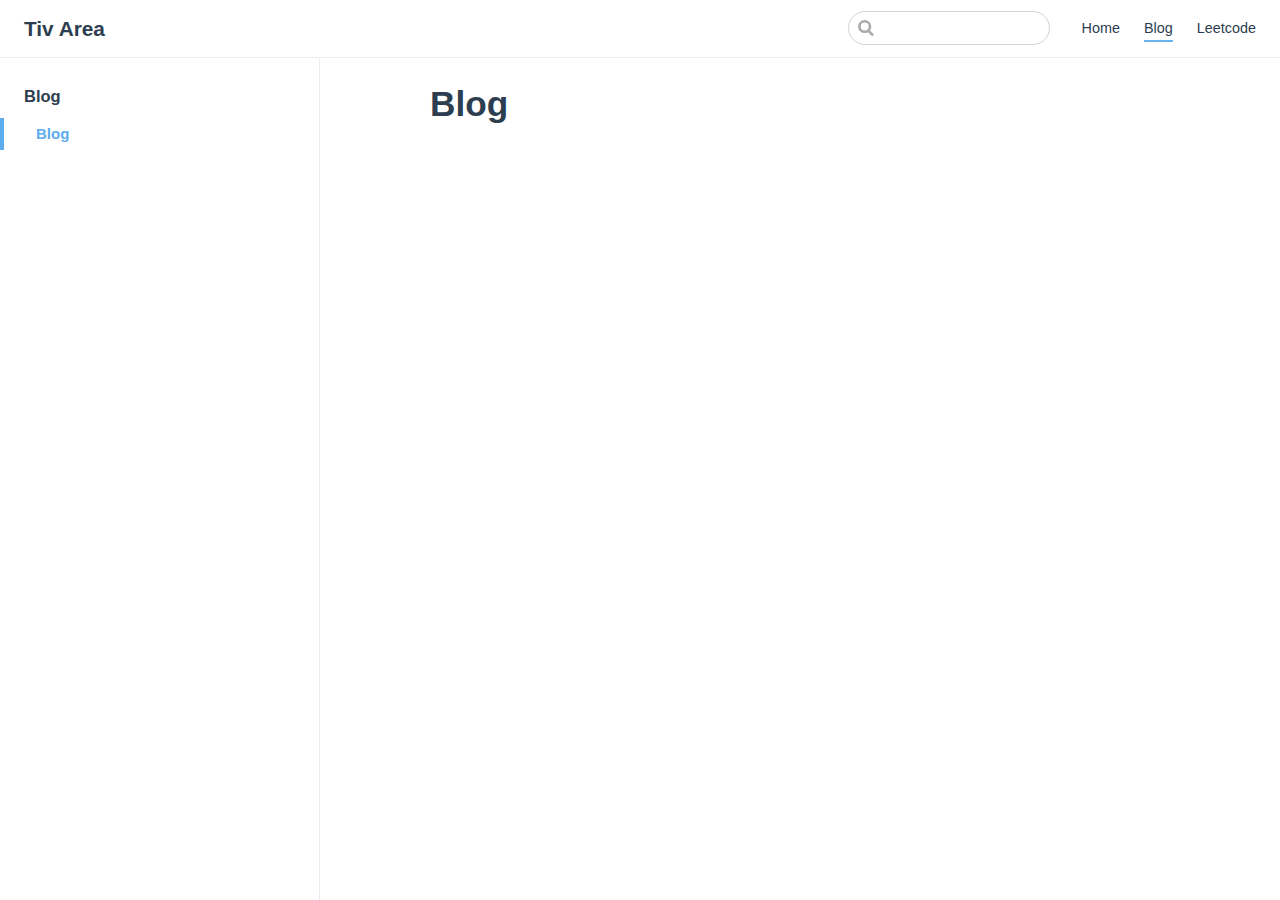
<file: blog/index.html>
<!DOCTYPE html>
<html lang="en-US">
  <head>
    <meta charset="utf-8">
    <meta name="viewport" content="width=device-width,initial-scale=1">
    <title>Blog | Tiv Area</title>
    <meta name="description" content="Move Fast">
    <link rel="icon" href="/favicon.ico">
    
    <link rel="preload" href="/assets/css/0.styles.bfabfd86.css" as="style"><link rel="preload" href="/assets/js/app.9b41d5a2.js" as="script"><link rel="preload" href="/assets/js/3.bbe4c405.js" as="script"><link rel="prefetch" href="/assets/js/1.716e8a40.js"><link rel="prefetch" href="/assets/js/2.07385beb.js"><link rel="prefetch" href="/assets/js/4.469238b6.js"><link rel="prefetch" href="/assets/js/5.9e41ec9c.js">
    <link rel="stylesheet" href="/assets/css/0.styles.bfabfd86.css">
  </head>
  <body>
    <div id="app" data-server-rendered="true"><div class="theme-container"><header class="navbar"><div class="sidebar-button"><svg xmlns="http://www.w3.org/2000/svg" aria-hidden="true" role="img" viewBox="0 0 448 512" class="icon"><path fill="currentColor" d="M436 124H12c-6.627 0-12-5.373-12-12V80c0-6.627 5.373-12 12-12h424c6.627 0 12 5.373 12 12v32c0 6.627-5.373 12-12 12zm0 160H12c-6.627 0-12-5.373-12-12v-32c0-6.627 5.373-12 12-12h424c6.627 0 12 5.373 12 12v32c0 6.627-5.373 12-12 12zm0 160H12c-6.627 0-12-5.373-12-12v-32c0-6.627 5.373-12 12-12h424c6.627 0 12 5.373 12 12v32c0 6.627-5.373 12-12 12z"></path></svg></div><a href="/" class="home-link router-link-active"><!----><span class="site-name">
      Tiv Area
    </span></a><div class="links"><div class="search-box"><input aria-label="Search" autocomplete="off" spellcheck="false" value=""><!----></div><nav class="nav-links can-hide"><div class="nav-item"><a href="/" class="nav-link">Home</a></div><div class="nav-item"><a href="/blog/" class="nav-link router-link-exact-active router-link-active">Blog</a></div><div class="nav-item"><a href="/leetcode/" class="nav-link">Leetcode</a></div><!----></nav></div></header><div class="sidebar-mask"></div><div class="sidebar"><nav class="nav-links"><div class="nav-item"><a href="/" class="nav-link">Home</a></div><div class="nav-item"><a href="/blog/" class="nav-link router-link-exact-active router-link-active">Blog</a></div><div class="nav-item"><a href="/leetcode/" class="nav-link">Leetcode</a></div><!----></nav><ul class="sidebar-links"><li><div class="sidebar-group first"><p class="sidebar-heading open"><span>Blog</span><!----></p><ul class="sidebar-group-items"><li><a href="/blog/" class="active sidebar-link">Blog</a></li></ul></div></li></ul></div><div class="page"><div class="content"><h1 id="blog"><a href="#blog" aria-hidden="true" class="header-anchor">#</a> Blog</h1></div><div class="page-edit"><!----><!----></div><!----></div></div></div>
    <script src="/assets/js/3.bbe4c405.js" defer></script><script src="/assets/js/app.9b41d5a2.js" defer></script>
  </body>
</html>
</file>
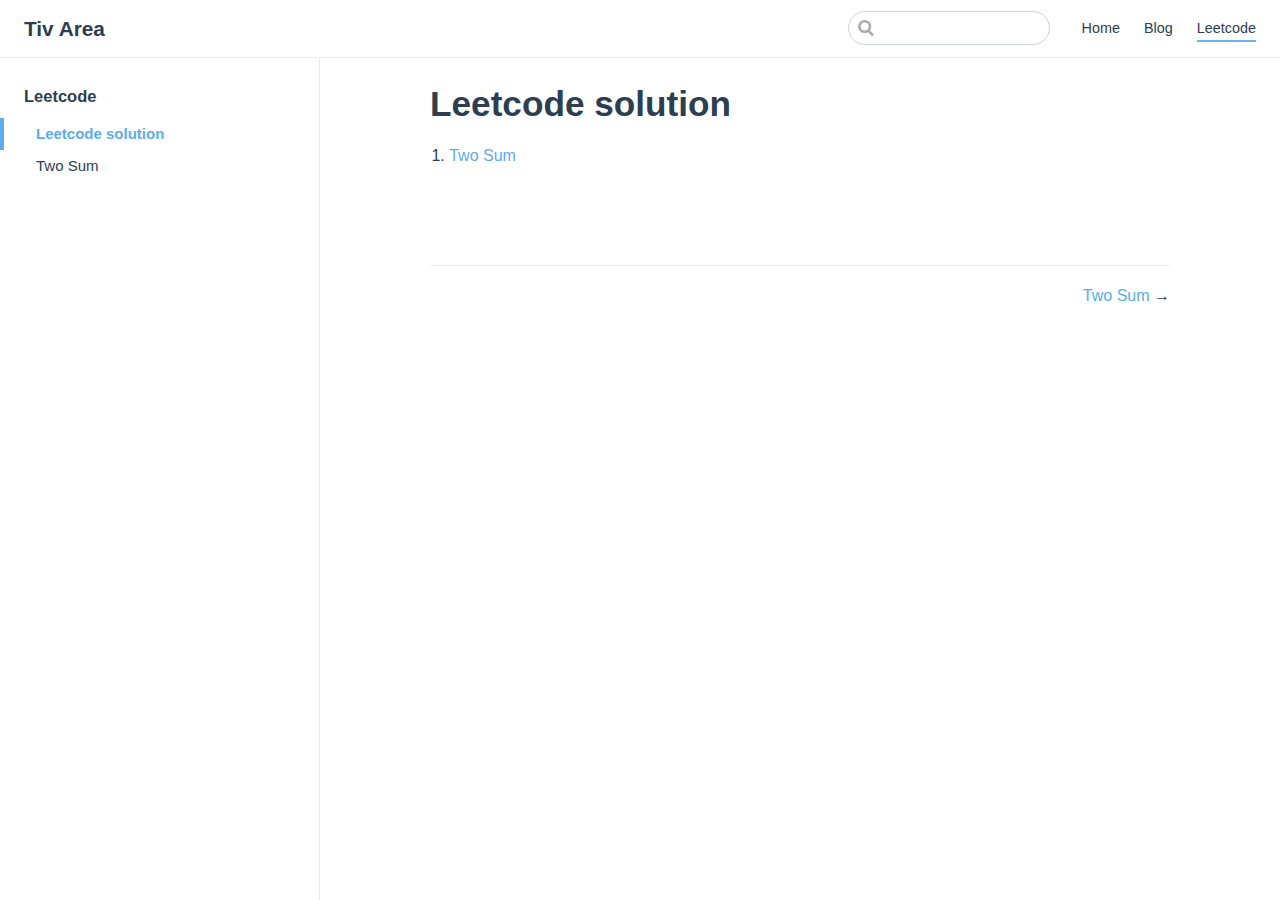
<file: leetcode/index.html>
<!DOCTYPE html>
<html lang="en-US">
  <head>
    <meta charset="utf-8">
    <meta name="viewport" content="width=device-width,initial-scale=1">
    <title>Leetcode solution | Tiv Area</title>
    <meta name="description" content="Move Fast">
    <link rel="icon" href="/favicon.ico">
    
    <link rel="preload" href="/assets/css/0.styles.bfabfd86.css" as="style"><link rel="preload" href="/assets/js/app.9b41d5a2.js" as="script"><link rel="preload" href="/assets/js/2.07385beb.js" as="script"><link rel="prefetch" href="/assets/js/1.716e8a40.js"><link rel="prefetch" href="/assets/js/3.bbe4c405.js"><link rel="prefetch" href="/assets/js/4.469238b6.js"><link rel="prefetch" href="/assets/js/5.9e41ec9c.js">
    <link rel="stylesheet" href="/assets/css/0.styles.bfabfd86.css">
  </head>
  <body>
    <div id="app" data-server-rendered="true"><div class="theme-container"><header class="navbar"><div class="sidebar-button"><svg xmlns="http://www.w3.org/2000/svg" aria-hidden="true" role="img" viewBox="0 0 448 512" class="icon"><path fill="currentColor" d="M436 124H12c-6.627 0-12-5.373-12-12V80c0-6.627 5.373-12 12-12h424c6.627 0 12 5.373 12 12v32c0 6.627-5.373 12-12 12zm0 160H12c-6.627 0-12-5.373-12-12v-32c0-6.627 5.373-12 12-12h424c6.627 0 12 5.373 12 12v32c0 6.627-5.373 12-12 12zm0 160H12c-6.627 0-12-5.373-12-12v-32c0-6.627 5.373-12 12-12h424c6.627 0 12 5.373 12 12v32c0 6.627-5.373 12-12 12z"></path></svg></div><a href="/" class="home-link router-link-active"><!----><span class="site-name">
      Tiv Area
    </span></a><div class="links"><div class="search-box"><input aria-label="Search" autocomplete="off" spellcheck="false" value=""><!----></div><nav class="nav-links can-hide"><div class="nav-item"><a href="/" class="nav-link">Home</a></div><div class="nav-item"><a href="/blog/" class="nav-link">Blog</a></div><div class="nav-item"><a href="/leetcode/" class="nav-link router-link-exact-active router-link-active">Leetcode</a></div><!----></nav></div></header><div class="sidebar-mask"></div><div class="sidebar"><nav class="nav-links"><div class="nav-item"><a href="/" class="nav-link">Home</a></div><div class="nav-item"><a href="/blog/" class="nav-link">Blog</a></div><div class="nav-item"><a href="/leetcode/" class="nav-link router-link-exact-active router-link-active">Leetcode</a></div><!----></nav><ul class="sidebar-links"><li><div class="sidebar-group first"><p class="sidebar-heading open"><span>Leetcode</span><!----></p><ul class="sidebar-group-items"><li><a href="/leetcode/" class="active sidebar-link">Leetcode solution</a></li><li><a href="/leetcode/Two-sum.html" class="sidebar-link">Two Sum</a></li></ul></div></li></ul></div><div class="page"><div class="content"><h1 id="leetcode-solution"><a href="#leetcode-solution" aria-hidden="true" class="header-anchor">#</a> Leetcode solution</h1><ol><li><a href="/leetcode/Two-sum.html">Two Sum</a></li></ol></div><div class="page-edit"><!----><!----></div><div class="page-nav"><p class="inner"><!----><span class="next"><a href="/leetcode/Two-sum.html">
          Two Sum
        </a> →
      </span></p></div></div></div></div>
    <script src="/assets/js/2.07385beb.js" defer></script><script src="/assets/js/app.9b41d5a2.js" defer></script>
  </body>
</html>
</file>
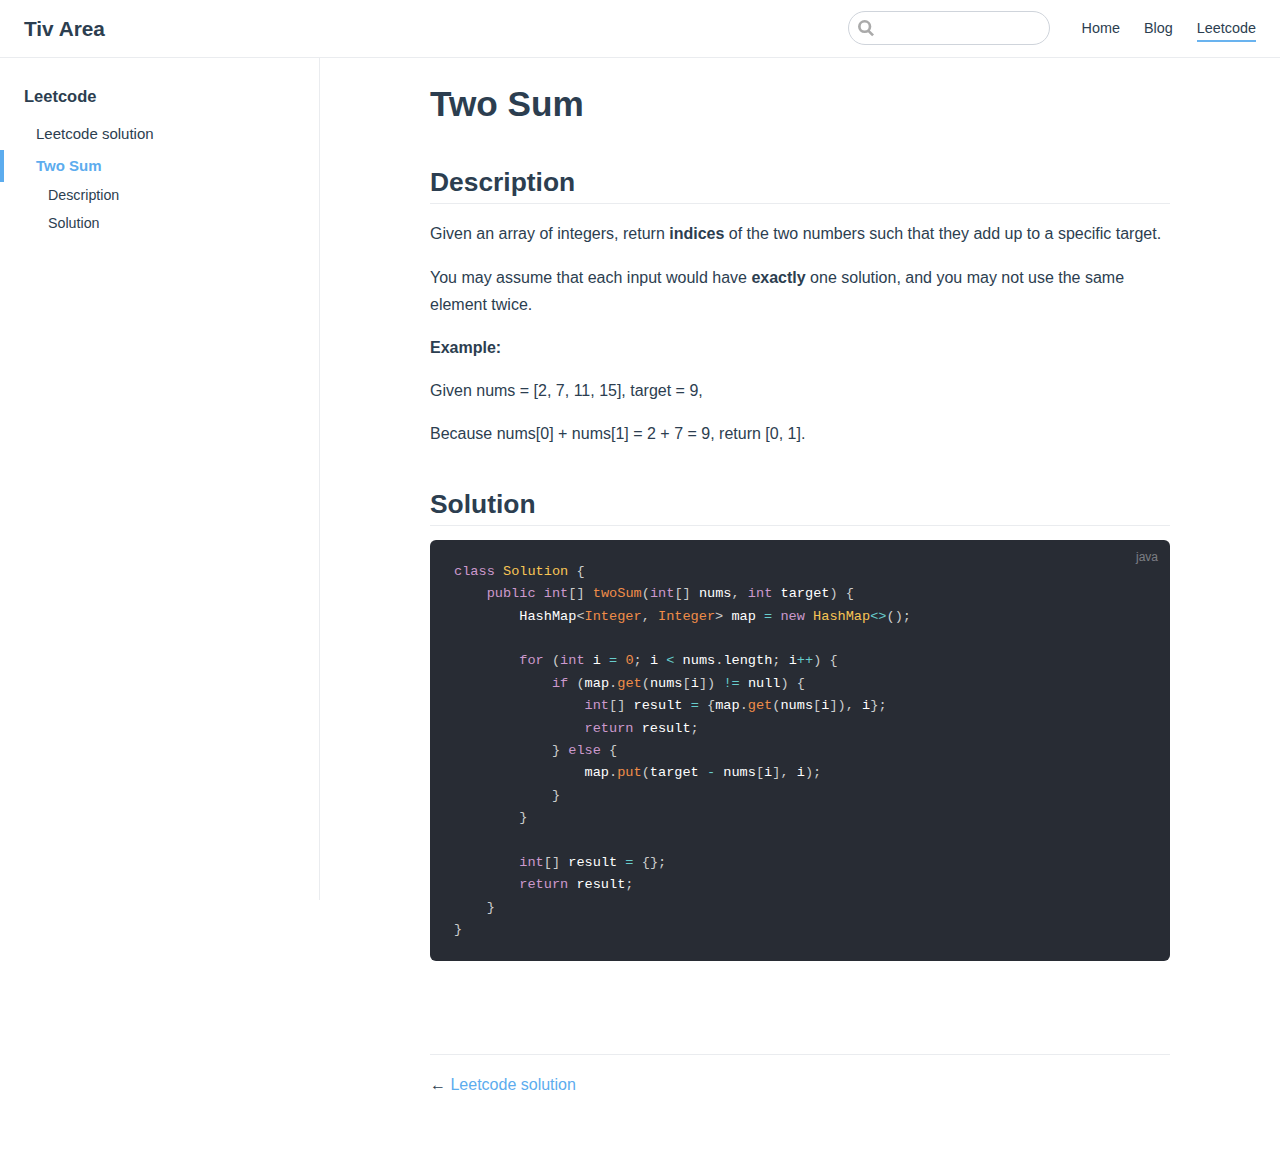
<file: leetcode/Two-sum.html>
<!DOCTYPE html>
<html lang="en-US">
  <head>
    <meta charset="utf-8">
    <meta name="viewport" content="width=device-width,initial-scale=1">
    <title>Two Sum | Tiv Area</title>
    <meta name="description" content="Move Fast">
    <link rel="icon" href="/favicon.ico">
    
    <link rel="preload" href="/assets/css/0.styles.bfabfd86.css" as="style"><link rel="preload" href="/assets/js/app.9b41d5a2.js" as="script"><link rel="preload" href="/assets/js/1.716e8a40.js" as="script"><link rel="prefetch" href="/assets/js/2.07385beb.js"><link rel="prefetch" href="/assets/js/3.bbe4c405.js"><link rel="prefetch" href="/assets/js/4.469238b6.js"><link rel="prefetch" href="/assets/js/5.9e41ec9c.js">
    <link rel="stylesheet" href="/assets/css/0.styles.bfabfd86.css">
  </head>
  <body>
    <div id="app" data-server-rendered="true"><div class="theme-container"><header class="navbar"><div class="sidebar-button"><svg xmlns="http://www.w3.org/2000/svg" aria-hidden="true" role="img" viewBox="0 0 448 512" class="icon"><path fill="currentColor" d="M436 124H12c-6.627 0-12-5.373-12-12V80c0-6.627 5.373-12 12-12h424c6.627 0 12 5.373 12 12v32c0 6.627-5.373 12-12 12zm0 160H12c-6.627 0-12-5.373-12-12v-32c0-6.627 5.373-12 12-12h424c6.627 0 12 5.373 12 12v32c0 6.627-5.373 12-12 12zm0 160H12c-6.627 0-12-5.373-12-12v-32c0-6.627 5.373-12 12-12h424c6.627 0 12 5.373 12 12v32c0 6.627-5.373 12-12 12z"></path></svg></div><a href="/" class="home-link router-link-active"><!----><span class="site-name">
      Tiv Area
    </span></a><div class="links"><div class="search-box"><input aria-label="Search" autocomplete="off" spellcheck="false" value=""><!----></div><nav class="nav-links can-hide"><div class="nav-item"><a href="/" class="nav-link">Home</a></div><div class="nav-item"><a href="/blog/" class="nav-link">Blog</a></div><div class="nav-item"><a href="/leetcode/" class="nav-link router-link-active">Leetcode</a></div><!----></nav></div></header><div class="sidebar-mask"></div><div class="sidebar"><nav class="nav-links"><div class="nav-item"><a href="/" class="nav-link">Home</a></div><div class="nav-item"><a href="/blog/" class="nav-link">Blog</a></div><div class="nav-item"><a href="/leetcode/" class="nav-link router-link-active">Leetcode</a></div><!----></nav><ul class="sidebar-links"><li><div class="sidebar-group first"><p class="sidebar-heading open"><span>Leetcode</span><!----></p><ul class="sidebar-group-items"><li><a href="/leetcode/" class="sidebar-link">Leetcode solution</a></li><li><a href="/leetcode/Two-sum.html" class="active sidebar-link">Two Sum</a><ul class="sidebar-sub-headers"><li class="sidebar-sub-header"><a href="/leetcode/Two-sum.html#description" class="sidebar-link">Description</a></li><li class="sidebar-sub-header"><a href="/leetcode/Two-sum.html#solution" class="sidebar-link">Solution</a></li></ul></li></ul></div></li></ul></div><div class="page"><div class="content"><h1 id="two-sum"><a href="#two-sum" aria-hidden="true" class="header-anchor">#</a> Two Sum</h1><h2 id="description"><a href="#description" aria-hidden="true" class="header-anchor">#</a> Description</h2><p>Given an array of integers, return <strong>indices</strong> of the two numbers such that they add up to a specific target.</p><p>You may assume that each input would have <strong>exactly</strong> one solution, and you may not use the same element twice.</p><p><strong>Example:</strong></p><p>Given nums = [2, 7, 11, 15], target = 9,</p><p>Because nums[0] + nums[1] = 2 + 7 = 9,
return [0, 1].</p><h2 id="solution"><a href="#solution" aria-hidden="true" class="header-anchor">#</a> Solution</h2><div class="language-java extra-class"><pre class="language-java"><code><span class="token keyword">class</span> <span class="token class-name">Solution</span> <span class="token punctuation">{</span>
    <span class="token keyword">public</span> <span class="token keyword">int</span><span class="token punctuation">[</span><span class="token punctuation">]</span> <span class="token function">twoSum</span><span class="token punctuation">(</span><span class="token keyword">int</span><span class="token punctuation">[</span><span class="token punctuation">]</span> nums<span class="token punctuation">,</span> <span class="token keyword">int</span> target<span class="token punctuation">)</span> <span class="token punctuation">{</span>
        HashMap<span class="token generics function"><span class="token punctuation">&lt;</span>Integer<span class="token punctuation">,</span> Integer<span class="token punctuation">&gt;</span></span> map <span class="token operator">=</span> <span class="token keyword">new</span> <span class="token class-name">HashMap</span><span class="token operator">&lt;</span><span class="token operator">&gt;</span><span class="token punctuation">(</span><span class="token punctuation">)</span><span class="token punctuation">;</span>
        
        <span class="token keyword">for</span> <span class="token punctuation">(</span><span class="token keyword">int</span> i <span class="token operator">=</span> <span class="token number">0</span><span class="token punctuation">;</span> i <span class="token operator">&lt;</span> nums<span class="token punctuation">.</span>length<span class="token punctuation">;</span> i<span class="token operator">++</span><span class="token punctuation">)</span> <span class="token punctuation">{</span>
            <span class="token keyword">if</span> <span class="token punctuation">(</span>map<span class="token punctuation">.</span><span class="token function">get</span><span class="token punctuation">(</span>nums<span class="token punctuation">[</span>i<span class="token punctuation">]</span><span class="token punctuation">)</span> <span class="token operator">!=</span> null<span class="token punctuation">)</span> <span class="token punctuation">{</span>
                <span class="token keyword">int</span><span class="token punctuation">[</span><span class="token punctuation">]</span> result <span class="token operator">=</span> <span class="token punctuation">{</span>map<span class="token punctuation">.</span><span class="token function">get</span><span class="token punctuation">(</span>nums<span class="token punctuation">[</span>i<span class="token punctuation">]</span><span class="token punctuation">)</span><span class="token punctuation">,</span> i<span class="token punctuation">}</span><span class="token punctuation">;</span>
                <span class="token keyword">return</span> result<span class="token punctuation">;</span>
            <span class="token punctuation">}</span> <span class="token keyword">else</span> <span class="token punctuation">{</span>
                map<span class="token punctuation">.</span><span class="token function">put</span><span class="token punctuation">(</span>target <span class="token operator">-</span> nums<span class="token punctuation">[</span>i<span class="token punctuation">]</span><span class="token punctuation">,</span> i<span class="token punctuation">)</span><span class="token punctuation">;</span>
            <span class="token punctuation">}</span>
        <span class="token punctuation">}</span>
        
        <span class="token keyword">int</span><span class="token punctuation">[</span><span class="token punctuation">]</span> result <span class="token operator">=</span> <span class="token punctuation">{</span><span class="token punctuation">}</span><span class="token punctuation">;</span>
        <span class="token keyword">return</span> result<span class="token punctuation">;</span>
    <span class="token punctuation">}</span>
<span class="token punctuation">}</span>
</code></pre></div></div><div class="page-edit"><!----><!----></div><div class="page-nav"><p class="inner"><span class="prev">
        ← <a href="/leetcode/" class="prev router-link-active">
          Leetcode solution
        </a></span><!----></p></div></div></div></div>
    <script src="/assets/js/1.716e8a40.js" defer></script><script src="/assets/js/app.9b41d5a2.js" defer></script>
  </body>
</html>
</file>
<file: assets/css/0.styles.bfabfd86.css>
.home{padding:3.6rem 2rem 0;max-width:960px;margin:0 auto}.home .hero{text-align:center}.home .hero img{max-height:280px;display:block;margin:3rem auto 1.5rem}.home .hero h1{font-size:3rem}.home .hero .action,.home .hero .description,.home .hero h1{margin:1.8rem auto}.home .hero .description{max-width:35rem;font-size:1.6rem;line-height:1.3;color:#6a8bad}.home .hero .action-button{display:inline-block;font-size:1.2rem;color:#fff;background-color:#5cacee;padding:.8rem 1.6rem;border-radius:4px;transition:background-color .1s ease;box-sizing:border-box;border-bottom:1px solid #3e9deb}.home .hero .action-button:hover{background-color:#6cb4f0}.home .features{border-top:1px solid #eaecef;padding:1.2rem 0;margin-top:2.5rem;display:flex;flex-wrap:wrap;align-items:flex-start;align-content:stretch;justify-content:space-between}.home .feature{flex-grow:1;flex-basis:30%;max-width:30%}.home .feature h2{font-size:1.4rem;font-weight:500;border-bottom:none;padding-bottom:0;color:#3a5169}.home .feature p{color:#4e6e8e}.home .footer{padding:2.5rem;border-top:1px solid #eaecef;text-align:center;color:#4e6e8e}@media (max-width:719px){.home .features{flex-direction:column}.home .feature{max-width:100%;padding:0 2.5rem}}@media (max-width:419px){.home{padding-left:1.5rem;padding-right:1.5rem}.home .hero img{max-height:210px;margin:2rem auto 1.2rem}.home .hero h1{font-size:2rem}.home .hero .action,.home .hero .description,.home .hero h1{margin:1.2rem auto}.home .hero .description{font-size:1.2rem}.home .hero .action-button{font-size:1rem;padding:.6rem 1.2rem}.home .feature h2{font-size:1.25rem}}.sidebar-button{display:none;width:1.25rem;height:1.25rem;position:absolute;padding:.6rem;top:.6rem;left:1rem}.sidebar-button .icon{display:block;width:1.25rem;height:1.25rem}@media (max-width:719px){.sidebar-button{display:block}}.search-box{display:inline-block;position:relative;margin-right:.5rem}.search-box input{cursor:text;width:10rem;color:#4e6e8e;display:inline-block;border:1px solid #cfd4db;border-radius:2rem;font-size:.9rem;line-height:2rem;padding:0 .5rem 0 2rem;outline:none;transition:all .2s ease;background:#fff url(/assets/img/search.83621669.svg) .6rem .5rem no-repeat;background-size:1rem}.search-box input:focus{cursor:auto;border-color:#5cacee}.search-box .suggestions{background:#fff;width:20rem;position:absolute;top:1.5rem;border:1px solid #cfd4db;border-radius:6px;padding:.4rem;list-style-type:none}.search-box .suggestions.align-right{right:0}.search-box .suggestion{line-height:1.4;padding:.4rem .6rem;border-radius:4px;cursor:pointer}.search-box .suggestion a{color:#5d82a6}.search-box .suggestion a .page-title{font-weight:600}.search-box .suggestion a .header{font-size:.9em;margin-left:.25em}.search-box .suggestion.focused{background-color:#f3f4f5}.search-box .suggestion.focused a{color:#5cacee}@media (max-width:959px){.search-box input{cursor:pointer;width:0;border-color:transparent;position:relative;left:1rem}.search-box input:focus{cursor:text;left:0;width:10rem}}@media (max-width:959px) and (min-width:719px){.search-box .suggestions{left:0}}@media (max-width:719px){.search-box{margin-right:0}.search-box .suggestions{right:0}}@media (max-width:419px){.search-box .suggestions{width:calc(100vw - 4rem)}.search-box input:focus{width:8rem}}.dropdown-enter,.dropdown-leave-to{height:0!important}.dropdown-wrapper{cursor:pointer}.dropdown-wrapper .dropdown-title{display:block}.dropdown-wrapper .dropdown-title:hover{border-color:transparent}.dropdown-wrapper .dropdown-title .arrow{vertical-align:middle;margin-top:-1px;margin-left:.4rem}.dropdown-wrapper .nav-dropdown .dropdown-item{color:inherit;line-height:1.7rem}.dropdown-wrapper .nav-dropdown .dropdown-item h4{margin:.45rem 0 0;border-top:1px solid #eee;padding:.45rem 1.5rem 0 1.25rem}.dropdown-wrapper .nav-dropdown .dropdown-item .dropdown-subitem-wrapper{padding:0;list-style:none}.dropdown-wrapper .nav-dropdown .dropdown-item .dropdown-subitem-wrapper .dropdown-subitem{font-size:.9em}.dropdown-wrapper .nav-dropdown .dropdown-item a{display:block;line-height:1.7rem;position:relative;border-bottom:none;font-weight:400;margin-bottom:0;padding:0 1.5rem 0 1.25rem}.dropdown-wrapper .nav-dropdown .dropdown-item a.router-link-active,.dropdown-wrapper .nav-dropdown .dropdown-item a:hover{color:#5cacee}.dropdown-wrapper .nav-dropdown .dropdown-item a.router-link-active:after{content:"";width:0;height:0;border-left:5px solid #5cacee;border-top:3px solid transparent;border-bottom:3px solid transparent;position:absolute;top:calc(50% - 2px);left:9px}.dropdown-wrapper .nav-dropdown .dropdown-item:first-child h4{margin-top:0;padding-top:0;border-top:0}@media (max-width:719px){.dropdown-wrapper.open .dropdown-title{margin-bottom:.5rem}.dropdown-wrapper .nav-dropdown{transition:height .1s ease-out;overflow:hidden}.dropdown-wrapper .nav-dropdown .dropdown-item h4{border-top:0;margin-top:0;padding-top:0}.dropdown-wrapper .nav-dropdown .dropdown-item>a,.dropdown-wrapper .nav-dropdown .dropdown-item h4{font-size:15px;line-height:2rem}.dropdown-wrapper .nav-dropdown .dropdown-item .dropdown-subitem{font-size:14px;padding-left:1rem}}@media (min-width:719px){.dropdown-wrapper{height:1.8rem}.dropdown-wrapper:hover .nav-dropdown{display:block!important}.dropdown-wrapper .dropdown-title .arrow{border-left:4px solid transparent;border-right:4px solid transparent;border-top:6px solid #ccc;border-bottom:0}.dropdown-wrapper .nav-dropdown{display:none;height:auto!important;box-sizing:border-box;max-height:calc(100vh - 2.7rem);overflow-y:auto;position:absolute;top:100%;right:0;background-color:#fff;padding:.6rem 0;border:1px solid #ddd;border-bottom-color:#ccc;text-align:left;border-radius:.25rem;white-space:nowrap;margin:0}}.nav-links{display:inline-block}.nav-links a{line-height:1.4rem;color:inherit}.nav-links a.router-link-active,.nav-links a:hover{color:#5cacee}.nav-links .nav-item{position:relative;display:inline-block;margin-left:1.5rem;line-height:2rem}.nav-links .repo-link{margin-left:1.5rem}@media (max-width:719px){.nav-links .nav-item,.nav-links .repo-link{margin-left:0}}@media (min-width:719px){.nav-links a.router-link-active,.nav-links a:hover{color:#2c3e50}.nav-item>a:not(.external).router-link-active,.nav-item>a:not(.external):hover{margin-bottom:-2px;border-bottom:2px solid #69b3ef}}.navbar{padding:.7rem 1.5rem;line-height:2.2rem;position:relative}.navbar a,.navbar img,.navbar span{display:inline-block}.navbar .logo{height:2.2rem;min-width:2.2rem;margin-right:.8rem;vertical-align:top}.navbar .site-name{font-size:1.3rem;font-weight:600;color:#2c3e50;position:relative}.navbar .links{font-size:.9rem;position:absolute;right:1.5rem;top:.7rem}@media (max-width:719px){.navbar{padding-left:4rem}.navbar .can-hide{display:none}}.page-edit,.page-nav{max-width:740px;margin:0 auto;padding:2rem 2.5rem}@media (max-width:959px){.page-edit,.page-nav{padding:2rem}}@media (max-width:419px){.page-edit,.page-nav{padding:1.5rem}}.page{padding-bottom:2rem}.page-edit{padding-top:1rem;padding-bottom:1rem;overflow:auto}.page-edit .edit-link{display:inline-block}.page-edit .edit-link a{color:#4e6e8e;margin-right:.25rem}.page-edit .last-updated{float:right;font-size:.9em}.page-edit .last-updated .prefix{font-weight:500;color:#4e6e8e}.page-edit .last-updated .time{font-weight:400;color:#aaa}.page-nav{padding-top:1rem;padding-bottom:0}.page-nav .inner{min-height:2rem;margin-top:0;border-top:1px solid #eaecef;padding-top:1rem;overflow:auto}.page-nav .next{float:right}@media (max-width:719px){.page-edit .edit-link{margin-bottom:.5rem}.page-edit .last-updated{font-size:.8em;float:none;text-align:left}}.sidebar .sidebar-sub-headers{padding-left:1rem;font-size:.95em}a.sidebar-link{font-weight:400;display:inline-block;color:#2c3e50;border-left:.25rem solid transparent;padding:.35rem 1rem .35rem 1.25rem;line-height:1.4;width:100%;box-sizing:border-box}a.sidebar-link:hover{color:#5cacee}a.sidebar-link.active{font-weight:600;color:#5cacee;border-left-color:#5cacee}.sidebar-group a.sidebar-link{padding-left:2rem}.sidebar-sub-headers a.sidebar-link{padding-top:.25rem;padding-bottom:.25rem;border-left:none}.sidebar-sub-headers a.sidebar-link.active{font-weight:500}.sidebar-group:not(.first){margin-top:1em}.sidebar-group .sidebar-group{padding-left:.5em}.sidebar-group:not(.collapsable) .sidebar-heading{cursor:auto;color:inherit}.sidebar-heading{color:#999;transition:color .15s ease;cursor:pointer;font-size:1.1em;font-weight:700;padding:0 1.5rem;margin-top:0;margin-bottom:.5rem}.sidebar-heading.open,.sidebar-heading:hover{color:inherit}.sidebar-heading .arrow{position:relative;top:-.12em;left:.5em}.sidebar-heading:.open .arrow{top:-.18em}.sidebar-group-items{transition:height .1s ease-out;overflow:hidden}.sidebar ul{padding:0;margin:0;list-style-type:none}.sidebar a{display:inline-block}.sidebar .nav-links{display:none;border-bottom:1px solid #eaecef;padding:.5rem 0 .75rem 0}.sidebar .nav-links a{font-weight:600}.sidebar .nav-links .nav-item,.sidebar .nav-links .repo-link{display:block;line-height:1.25rem;font-size:1.1em;padding:.5rem 0 .5rem 1.5rem}.sidebar .sidebar-links{padding:1.5rem 0}@media (max-width:719px){.sidebar .nav-links{display:block}.sidebar .nav-links .dropdown-wrapper .nav-dropdown .dropdown-item a.router-link-active:after{top:calc(1rem - 2px)}.sidebar .sidebar-links{padding:1rem 0}}code[class*=language-],pre[class*=language-]{color:#ccc;background:none;font-family:Consolas,Monaco,Andale Mono,Ubuntu Mono,monospace;text-align:left;white-space:pre;word-spacing:normal;word-break:normal;word-wrap:normal;line-height:1.5;-moz-tab-size:4;-o-tab-size:4;tab-size:4;-webkit-hyphens:none;-ms-hyphens:none;hyphens:none}pre[class*=language-]{padding:1em;margin:.5em 0;overflow:auto}:not(pre)>code[class*=language-],pre[class*=language-]{background:#2d2d2d}:not(pre)>code[class*=language-]{padding:.1em;border-radius:.3em;white-space:normal}.token.block-comment,.token.cdata,.token.comment,.token.doctype,.token.prolog{color:#999}.token.punctuation{color:#ccc}.token.attr-name,.token.deleted,.token.namespace,.token.tag{color:#e2777a}.token.function-name{color:#6196cc}.token.boolean,.token.function,.token.number{color:#f08d49}.token.class-name,.token.constant,.token.property,.token.symbol{color:#f8c555}.token.atrule,.token.builtin,.token.important,.token.keyword,.token.selector{color:#cc99cd}.token.attr-value,.token.char,.token.regex,.token.string,.token.variable{color:#7ec699}.token.entity,.token.operator,.token.url{color:#67cdcc}.token.bold,.token.important{font-weight:700}.token.italic{font-style:italic}.token.entity{cursor:help}.token.inserted{color:green}#nprogress{pointer-events:none}#nprogress .bar{background:#5cacee;position:fixed;z-index:1031;top:0;left:0;width:100%;height:2px}#nprogress .peg{display:block;position:absolute;right:0;width:100px;height:100%;box-shadow:0 0 10px #5cacee,0 0 5px #5cacee;opacity:1;transform:rotate(3deg) translateY(-4px)}#nprogress .spinner{display:block;position:fixed;z-index:1031;top:15px;right:15px}#nprogress .spinner-icon{width:18px;height:18px;box-sizing:border-box;border:2px solid transparent;border-top-color:#5cacee;border-left-color:#5cacee;border-radius:50%;animation:nprogress-spinner .4s linear infinite}.nprogress-custom-parent{overflow:hidden;position:relative}.nprogress-custom-parent #nprogress .bar,.nprogress-custom-parent #nprogress .spinner{position:absolute}@keyframes nprogress-spinner{0%{transform:rotate(0deg)}to{transform:rotate(1turn)}}.content code{color:#476582;padding:.25rem .5rem;margin:0;font-size:.85em;background-color:rgba(27,31,35,.05);border-radius:3px}.content pre,.content pre[class*=language-]{line-height:1.4;padding:1.25rem 1.5rem;margin:.85rem 0;background-color:#282c34;border-radius:6px;overflow:auto}.content pre[class*=language-] code,.content pre code{color:#fff;padding:0;background-color:transparent;border-radius:0}div[class*=language-]{position:relative;background-color:#282c34;border-radius:6px}div[class*=language-] .highlight-lines{-webkit-user-select:none;-moz-user-select:none;-ms-user-select:none;user-select:none;padding-top:1.3rem;position:absolute;top:0;left:0;width:100%;line-height:1.4}div[class*=language-] .highlight-lines .highlighted{background-color:rgba(0,0,0,.66)}div[class*=language-] pre,div[class*=language-] pre[class*=language-]{background:transparent;position:relative;z-index:1}div[class*=language-]:before{position:absolute;z-index:3;top:.8em;right:1em;font-size:.75rem;color:hsla(0,0%,100%,.4)}div[class*=language-]:not(.line-numbers-mode) .line-numbers-wrapper{display:none}div[class*=language-].line-numbers-mode .highlight-lines .highlighted{position:relative}div[class*=language-].line-numbers-mode .highlight-lines .highlighted:before{content:" ";position:absolute;z-index:3;left:0;top:0;display:block;width:3.5rem;height:100%;background-color:rgba(0,0,0,.66)}div[class*=language-].line-numbers-mode pre{padding-left:4.5rem;vertical-align:middle}div[class*=language-].line-numbers-mode .line-numbers-wrapper{position:absolute;top:0;width:3.5rem;text-align:center;color:hsla(0,0%,100%,.3);padding:1.25rem 0;line-height:1.4}div[class*=language-].line-numbers-mode .line-numbers-wrapper .line-number,div[class*=language-].line-numbers-mode .line-numbers-wrapper br{-webkit-user-select:none;-moz-user-select:none;-ms-user-select:none;user-select:none}div[class*=language-].line-numbers-mode .line-numbers-wrapper .line-number{position:relative;z-index:4;font-size:.85em}div[class*=language-].line-numbers-mode:after{content:"";position:absolute;z-index:2;top:0;left:0;width:3.5rem;height:100%;border-radius:6px 0 0 6px;border-right:1px solid rgba(0,0,0,.66);background-color:#282c34}div[class~=language-js]:before{content:"js"}div[class~=language-ts]:before{content:"ts"}div[class~=language-html]:before{content:"html"}div[class~=language-md]:before{content:"md"}div[class~=language-vue]:before{content:"vue"}div[class~=language-css]:before{content:"css"}div[class~=language-sass]:before{content:"sass"}div[class~=language-scss]:before{content:"scss"}div[class~=language-less]:before{content:"less"}div[class~=language-stylus]:before{content:"stylus"}div[class~=language-go]:before{content:"go"}div[class~=language-java]:before{content:"java"}div[class~=language-c]:before{content:"c"}div[class~=language-sh]:before{content:"sh"}div[class~=language-yaml]:before{content:"yaml"}div[class~=language-javascript]:before{content:"js"}div[class~=language-typescript]:before{content:"ts"}div[class~=language-markup]:before{content:"html"}div[class~=language-markdown]:before{content:"md"}div[class~=language-json]:before{content:"json"}div[class~=language-ruby]:before{content:"rb"}div[class~=language-python]:before{content:"py"}div[class~=language-bash]:before{content:"sh"}.custom-block .custom-block-title{font-weight:600;margin-bottom:-.4rem}.custom-block.danger,.custom-block.tip,.custom-block.warning{padding:.1rem 1.5rem;border-left-width:.5rem;border-left-style:solid;margin:1rem 0}.custom-block.tip{background-color:#f3f5f7;border-color:#42b983}.custom-block.warning{background-color:rgba(255,229,100,.3);border-color:#e7c000;color:#6b5900}.custom-block.warning .custom-block-title{color:#b29400}.custom-block.warning a{color:#2c3e50}.custom-block.danger{background-color:#ffe6e6;border-color:#c00;color:#4d0000}.custom-block.danger .custom-block-title{color:#900}.custom-block.danger a{color:#2c3e50}.arrow{display:inline-block;width:0;height:0}.arrow.up{border-bottom:6px solid #ccc}.arrow.down,.arrow.up{border-left:4px solid transparent;border-right:4px solid transparent}.arrow.down{border-top:6px solid #ccc}.arrow.right{border-left:6px solid #ccc}.arrow.left,.arrow.right{border-top:4px solid transparent;border-bottom:4px solid transparent}.arrow.left{border-right:6px solid #ccc}.content:not(.custom){max-width:740px;margin:0 auto;padding:2rem 2.5rem}@media (max-width:959px){.content:not(.custom){padding:2rem}}@media (max-width:419px){.content:not(.custom){padding:1.5rem}}.table-of-contents .badge{vertical-align:middle}body,html{padding:0;margin:0}body{font-family:-apple-system,BlinkMacSystemFont,Segoe UI,Roboto,Oxygen,Ubuntu,Cantarell,Fira Sans,Droid Sans,Helvetica Neue,sans-serif;-webkit-font-smoothing:antialiased;-moz-osx-font-smoothing:grayscale;font-size:16px;color:#2c3e50}.page{padding-left:20rem}.navbar{z-index:20;right:0;height:3.6rem;background-color:#fff;box-sizing:border-box;border-bottom:1px solid #eaecef}.navbar,.sidebar-mask{position:fixed;top:0;left:0}.sidebar-mask{z-index:9;width:100vw;height:100vh;display:none}.sidebar{font-size:15px;background-color:#fff;width:20rem;position:fixed;z-index:10;margin:0;top:3.6rem;left:0;bottom:0;box-sizing:border-box;border-right:1px solid #eaecef;overflow-y:auto}.content:not(.custom)>:first-child{margin-top:3.6rem}.content:not(.custom) a:hover{text-decoration:underline}.content:not(.custom) p.demo{padding:1rem 1.5rem;border:1px solid #ddd;border-radius:4px}.content:not(.custom) img{max-width:100%}.content.custom{padding:0;margin:0}.content.custom img{max-width:100%}a{font-weight:500;text-decoration:none}a,p a code{color:#5cacee}p a code{font-weight:400}kbd{background:#eee;border:.15rem solid #ddd;border-bottom:.25rem solid #ddd;border-radius:.15rem;padding:0 .15em}blockquote{font-size:1.2rem;color:#999;border-left:.25rem solid #dfe2e5;margin-left:0;padding-left:1rem}ol,ul{padding-left:1.2em}strong{font-weight:600}h1,h2,h3,h4,h5,h6{font-weight:600;line-height:1.25}.content:not(.custom)>h1,.content:not(.custom)>h2,.content:not(.custom)>h3,.content:not(.custom)>h4,.content:not(.custom)>h5,.content:not(.custom)>h6{margin-top:-3.1rem;padding-top:4.6rem;margin-bottom:0}.content:not(.custom)>h1:first-child,.content:not(.custom)>h2:first-child,.content:not(.custom)>h3:first-child,.content:not(.custom)>h4:first-child,.content:not(.custom)>h5:first-child,.content:not(.custom)>h6:first-child{margin-top:-1.5rem;margin-bottom:1rem}.content:not(.custom)>h1:first-child+.custom-block,.content:not(.custom)>h1:first-child+p,.content:not(.custom)>h1:first-child+pre,.content:not(.custom)>h2:first-child+.custom-block,.content:not(.custom)>h2:first-child+p,.content:not(.custom)>h2:first-child+pre,.content:not(.custom)>h3:first-child+.custom-block,.content:not(.custom)>h3:first-child+p,.content:not(.custom)>h3:first-child+pre,.content:not(.custom)>h4:first-child+.custom-block,.content:not(.custom)>h4:first-child+p,.content:not(.custom)>h4:first-child+pre,.content:not(.custom)>h5:first-child+.custom-block,.content:not(.custom)>h5:first-child+p,.content:not(.custom)>h5:first-child+pre,.content:not(.custom)>h6:first-child+.custom-block,.content:not(.custom)>h6:first-child+p,.content:not(.custom)>h6:first-child+pre{margin-top:2rem}h1:hover .header-anchor,h2:hover .header-anchor,h3:hover .header-anchor,h4:hover .header-anchor,h5:hover .header-anchor,h6:hover .header-anchor{opacity:1}h1{font-size:2.2rem}h2{font-size:1.65rem;padding-bottom:.3rem;border-bottom:1px solid #eaecef}h3{font-size:1.35rem}a.header-anchor{font-size:.85em;float:left;margin-left:-.87em;padding-right:.23em;margin-top:.125em;opacity:0}a.header-anchor:hover{text-decoration:none}.line-number,code,kbd{font-family:source-code-pro,Menlo,Monaco,Consolas,Courier New,monospace}ol,p,ul{line-height:1.7}hr{border:0;border-top:1px solid #eaecef}table{border-collapse:collapse;margin:1rem 0;display:block;overflow-x:auto}tr{border-top:1px solid #dfe2e5}tr:nth-child(2n){background-color:#f6f8fa}td,th{border:1px solid #dfe2e5;padding:.6em 1em}.custom-layout{padding-top:3.6rem}.theme-container.sidebar-open .sidebar-mask{display:block}.theme-container.no-navbar .content:not(.custom)>h1,.theme-container.no-navbar h2,.theme-container.no-navbar h3,.theme-container.no-navbar h4,.theme-container.no-navbar h5,.theme-container.no-navbar h6{margin-top:1.5rem;padding-top:0}.theme-container.no-navbar .sidebar{top:0}.theme-container.no-navbar .custom-layout{padding-top:0}@media (min-width:720px){.theme-container.no-sidebar .sidebar{display:none}.theme-container.no-sidebar .page{padding-left:0}}@media (max-width:959px){.sidebar{font-size:15px;width:16.4rem}.page{padding-left:16.4rem}}@media (max-width:719px){.sidebar{top:0;padding-top:3.6rem;transform:translateX(-100%);transition:transform .2s ease}.page{padding-left:0}.theme-container.sidebar-open .sidebar{transform:translateX(0)}.theme-container.no-navbar .sidebar{padding-top:0}}@media (max-width:419px){h1{font-size:1.9rem}.content div[class*=language-]{margin:.85rem -1.5rem;border-radius:0}}.icon.outbound{color:#aaa;display:inline-block}.badge{display:inline-block;font-size:14px;height:18px;line-height:18px;border-radius:3px;padding:0 6px;color:#fff;margin-right:5px;background-color:#42b983}.badge.middle{vertical-align:middle}.badge.top{vertical-align:top}.badge.green,.badge.tip{background-color:#42b983}.badge.error{background-color:#da5961}.badge.warn,.badge.warning,.badge.yellow{background-color:#e7c000}
</file>
